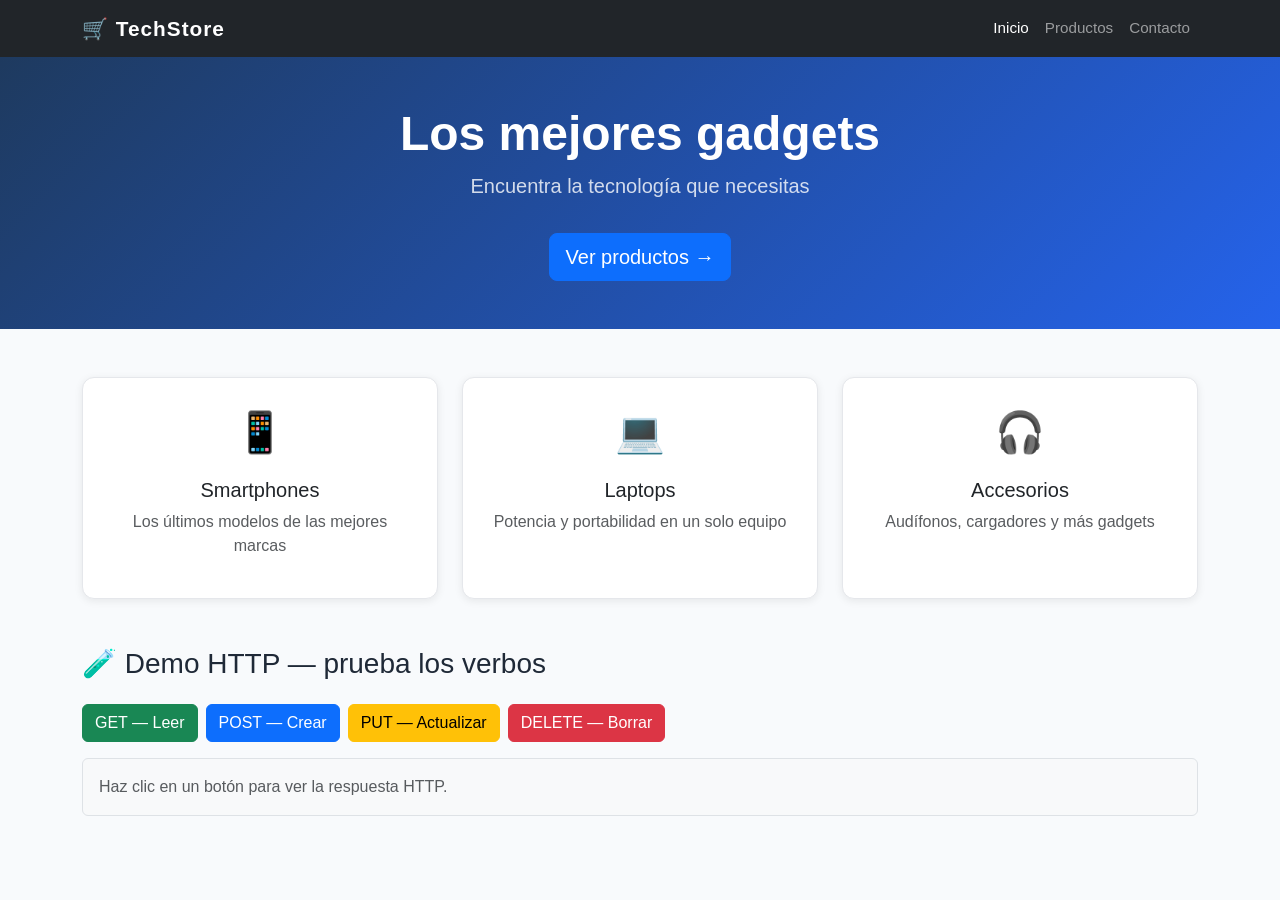
<file: index.html>
<!DOCTYPE html>
<!-- DOCTYPE: le dice al navegador que este es un archivo HTML5 -->
<html lang="es">
<!-- lang="es": indica que el contenido está en español -->
 
<head>
  <!-- HEAD: configuración de la página, no se muestra en pantalla -->
 
  <meta charset="UTF-8">
  <!-- charset: permite usar tildes y ñ sin problemas -->
 
  <meta name="viewport" content="width=device-width, initial-scale=1.0">
  <!-- viewport: hace que la página se adapte al tamaño del celular -->
 
  <title>TechStore — Gadgets y Tecnología</title>
  <!-- title: texto que aparece en la pestaña del navegador -->
 
  <!-- ↓ Bootstrap CSS desde internet (CDN) — no necesitas descargarlo -->
  <link
    href="https://cdn.jsdelivr.net/npm/bootstrap@5.3.3/dist/css/bootstrap.min.css"
    rel="stylesheet">
 
  <!-- ↓ Tu CSS personalizado — SIEMPRE después de Bootstrap -->
  <!-- Si lo pones antes, Bootstrap sobreescribe tus estilos -->
  <link rel="stylesheet" href="css/estilos.css">
</head>
 
<body>
  <!-- BODY: todo lo que el usuario ve en pantalla va aquí -->
 
 
  <!-- ═══════════════════════════════════════════════ -->
  <!-- NAVBAR — barra de navegación fija arriba        -->
  <!-- ═══════════════════════════════════════════════ -->
  <nav class="navbar navbar-expand-lg navbar-dark bg-dark">
  <!-- navbar-dark: iconos/texto en blanco             -->
  <!-- bg-dark: fondo negro                            -->
  <!-- navbar-expand-lg: en pantallas grandes se expande, en chicas colapsa -->
 
    <div class="container">
    <!-- container: centra el contenido con márgenes automáticos -->
 
      <!-- Nombre / logo de la tienda -->
      <a class="navbar-brand fw-bold" href="index.html">🛒 TechStore</a>
      <!-- navbar-brand: estilo especial para el nombre principal -->
      <!-- fw-bold: font-weight bold (texto en negrita) -->
 
      <!-- Botón hamburguesa para móvil -->
      <button class="navbar-toggler" type="button"
        data-bs-toggle="collapse"
        data-bs-target="#menu">
        <span class="navbar-toggler-icon"></span>
      </button>
      <!-- Este botón aparece solo en pantallas pequeñas -->
      <!-- data-bs-target="#menu": conecta con el div de abajo -->
 
      <!-- Links del menú -->
      <div class="collapse navbar-collapse" id="menu">
      <!-- id="menu": debe coincidir con data-bs-target del botón -->
 
        <ul class="navbar-nav ms-auto">
        <!-- ms-auto: margin-start auto — empuja los links a la derecha -->
 
          <li class="nav-item">
            <a class="nav-link active" href="index.html">Inicio</a>
            <!-- active: resalta este link porque estamos en esta página -->
          </li>
 
          <li class="nav-item">
            <a class="nav-link" href="productos.html">Productos</a>
          </li>
 
          <li class="nav-item">
            <a class="nav-link" href="contacto.html">Contacto</a>
          </li>
 
        </ul>
      </div>
    </div>
  </nav>
  <!-- ═══ FIN NAVBAR ═══ -->
 
  <main>
  <!-- ═══════════════════════════════════════════════ -->
  <!-- HERO — sección principal de bienvenida         -->
  <!-- ═══════════════════════════════════════════════ -->
  <section class="hero text-center py-5">
  <!-- py-5: padding vertical (arriba y abajo) grande -->
 
    <div class="container">
      <h1 class="display-4 fw-bold">Los mejores gadgets</h1>
      <!-- display-4: título muy grande de Bootstrap -->
 
      <p class="lead text-muted">Encuentra la tecnología que necesitas</p>
      <!-- lead: párrafo más grande que el normal -->
      <!-- text-muted: texto en gris suave -->
 
      <a href="productos.html" class="btn btn-primary btn-lg mt-3">
        Ver productos →
      </a>
      <!-- btn btn-primary: botón azul de Bootstrap -->
      <!-- btn-lg: botón grande -->
      <!-- mt-3: margin-top 3 -->
    </div>
  </section>
 
 
  <!-- ═══════════════════════════════════════════════ -->
  <!-- SECCIÓN: 3 tarjetas de características        -->
  <!-- ═══════════════════════════════════════════════ -->
  <section class="container my-5">
  <!-- my-5: margin vertical grande -->
 
    <div class="row g-4">
    <!-- row: fila del sistema de grilla -->
    <!-- g-4: gap (espacio) entre columnas -->
 
      <!-- Tarjeta 1 -->
      <div class="col-md-4">
      <!-- col-md-4: en pantallas medianas, ocupa 4 de 12 columnas (33%) -->
        <div class="card h-100 text-center p-4">
        <!-- h-100: height 100% (misma altura que las demás tarjetas) -->
          <div class="fs-1">📱</div>
          <!-- fs-1: font-size muy grande (para el emoji) -->
          <h5 class="mt-3">Smartphones</h5>
          <p class="text-muted">Los últimos modelos de las mejores marcas</p>
        </div>
      </div>
 
      <!-- Tarjeta 2 -->
      <div class="col-md-4">
        <div class="card h-100 text-center p-4">
          <div class="fs-1">💻</div>
          <h5 class="mt-3">Laptops</h5>
          <p class="text-muted">Potencia y portabilidad en un solo equipo</p>
        </div>
      </div>
 
      <!-- Tarjeta 3 -->
      <div class="col-md-4">
        <div class="card h-100 text-center p-4">
          <div class="fs-1">🎧</div>
          <h5 class="mt-3">Accesorios</h5>
          <p class="text-muted">Audífonos, cargadores y más gadgets</p>
        </div>
      </div>
 
    </div>
  </section>

    <!-- ═══════════════════════════════════════════════ -->
  <!-- DEMO HTTP — sección interactiva                -->
  <!-- ═══════════════════════════════════════════════ -->
  <section class="container my-5">
    <h3 class="mb-4">🧪 Demo HTTP — prueba los verbos</h3>
 
    <div class="d-flex gap-2 flex-wrap mb-3">
    <!-- d-flex: flexbox | gap-2: espacio entre botones | flex-wrap: salto de línea -->
 
      <button onclick="demoGET()"    class="btn btn-success">GET — Leer</button>
      <button onclick="demoPOST()"   class="btn btn-primary">POST — Crear</button>
      <button onclick="demoPUT()"    class="btn btn-warning">PUT — Actualizar</button>
      <button onclick="demoDELETE()" class="btn btn-danger" >DELETE — Borrar</button>
    </div>
 
    <!-- Aquí JavaScript mostrará la respuesta de cada petición -->
    <div id="demo-resultado" class="p-3 bg-light rounded border">
      <p class="text-muted mb-0">Haz clic en un botón para ver la respuesta HTTP.</p>
    </div>
 
  </section>
  </main>
 
 
  <!-- ↓ Bootstrap JS — SIEMPRE al final del body, antes de tu JS -->
  <script src="https://cdn.jsdelivr.net/npm/bootstrap@5.3.3/dist/js/bootstrap.bundle.min.js"></script>
 
  <!-- ↓ Tu JavaScript — SIEMPRE el último en cargarse -->
  <script src="js/main.js"></script>
 
</body>
</html>
</file>
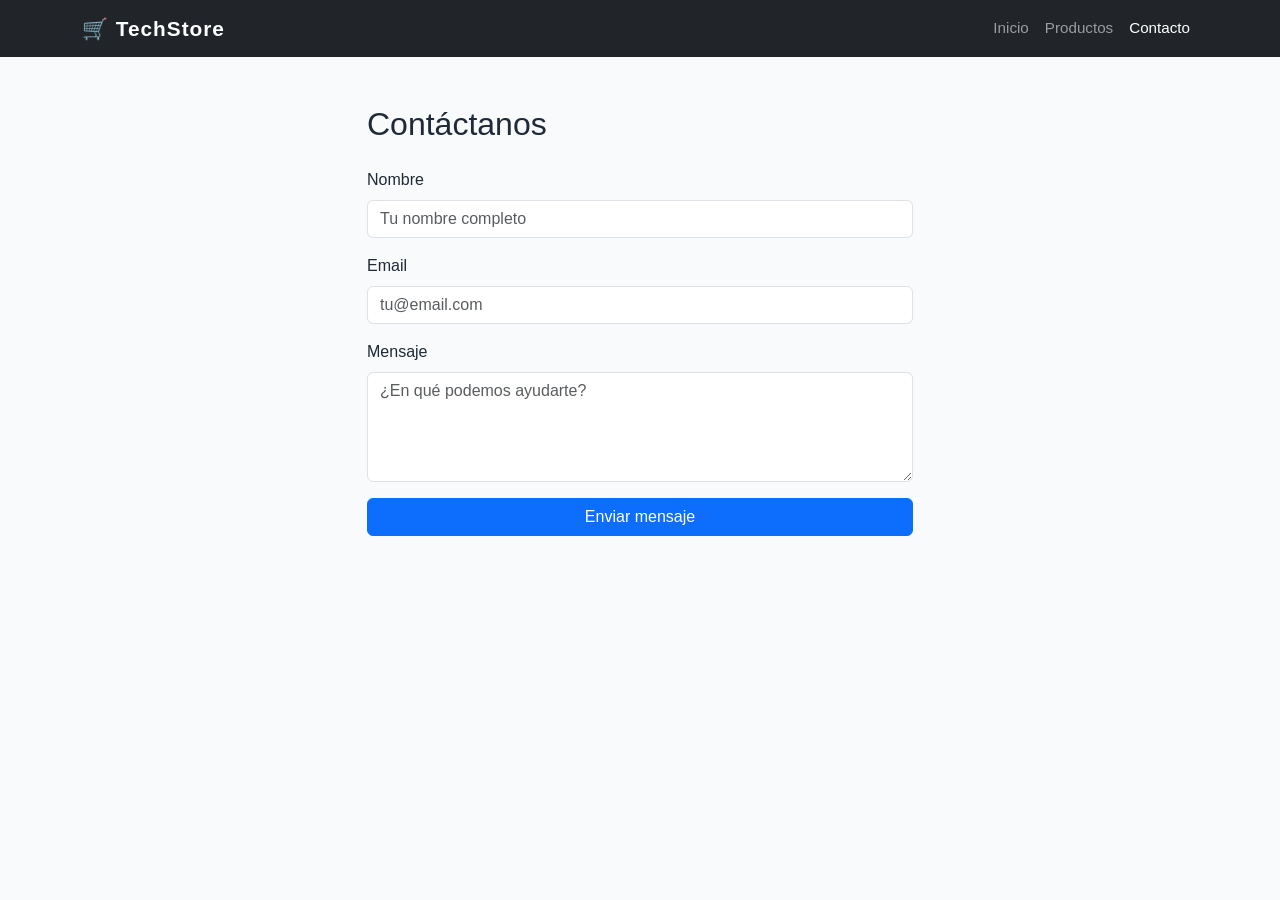
<file: contacto.html>
<!DOCTYPE html>
<html lang="es">
<head>
  <meta charset="UTF-8">
  <meta name="viewport" content="width=device-width, initial-scale=1.0">
  <title>Contacto — TechStore</title>
  <link href="https://cdn.jsdelivr.net/npm/bootstrap@5.3.3/dist/css/bootstrap.min.css" rel="stylesheet">
  <link rel="stylesheet" href="css/estilos.css">
</head>
<body>
 
  <nav class="navbar navbar-expand-lg navbar-dark bg-dark">
    <div class="container">
      <a class="navbar-brand fw-bold" href="index.html">🛒 TechStore</a>
      <button class="navbar-toggler" type="button" data-bs-toggle="collapse" data-bs-target="#menu">
        <span class="navbar-toggler-icon"></span>
      </button>
      <div class="collapse navbar-collapse" id="menu">
        <ul class="navbar-nav ms-auto">
          <li class="nav-item"><a class="nav-link" href="index.html">Inicio</a></li>
          <li class="nav-item"><a class="nav-link" href="productos.html">Productos</a></li>
          <li class="nav-item"><a class="nav-link active" href="contacto.html">Contacto</a></li>
        </ul>
      </div>
    </div>
  </nav>
 
  <main class="container my-5">
    <div class="row justify-content-center">
    <!-- justify-content-center: centra la columna horizontalmente -->
 
      <div class="col-md-6">
      <!-- col-md-6: ocupa 50% del ancho en pantallas medianas -->
 
        <h2 class="mb-4">Contáctanos</h2>
 
        <!-- Formulario de contacto -->
        <form id="form-contacto">
        <!-- id="form-contacto": JavaScript escucha este formulario -->
 
          <div class="mb-3">
          <!-- mb-3: margin-bottom para separar los campos -->
 
            <label for="nombre" class="form-label">Nombre</label>
            <!-- for="nombre": conecta el label con el input de abajo -->
 
            <input
              type="text"
              class="form-control"
              id="nombre"
              placeholder="Tu nombre completo"
              required>
            <!-- form-control: estilo de Bootstrap para inputs -->
            <!-- required: el campo no puede estar vacío -->
          </div>
 
          <div class="mb-3">
            <label for="email" class="form-label">Email</label>
            <input
              type="email"
              class="form-control"
              id="email"
              placeholder="tu@email.com"
              required>
            <!-- type="email": el navegador valida que sea un email válido -->
          </div>
 
          <div class="mb-3">
            <label for="mensaje" class="form-label">Mensaje</label>
            <textarea
              class="form-control"
              id="mensaje"
              rows="4"
              placeholder="¿En qué podemos ayudarte?"
              required></textarea>
            <!-- textarea: área de texto de múltiples líneas -->
            <!-- rows="4": muestra 4 líneas visibles -->
          </div>
 
          <button type="submit" class="btn btn-primary w-100">
            Enviar mensaje
          </button>
          <!-- type="submit": al hacer clic dispara el evento "submit" del form -->
          <!-- w-100: width 100% — el botón ocupa todo el ancho -->
 
        </form>
 
        <!-- Aquí JavaScript mostrará la confirmación o el error -->
        <div id="respuesta-form" class="mt-3"></div>
 
      </div>
    </div>
  </main>
 
  <script src="https://cdn.jsdelivr.net/npm/bootstrap@5.3.3/dist/js/bootstrap.bundle.min.js"></script>
  <script src="js/main.js"></script>
</body>
</html>
</file>
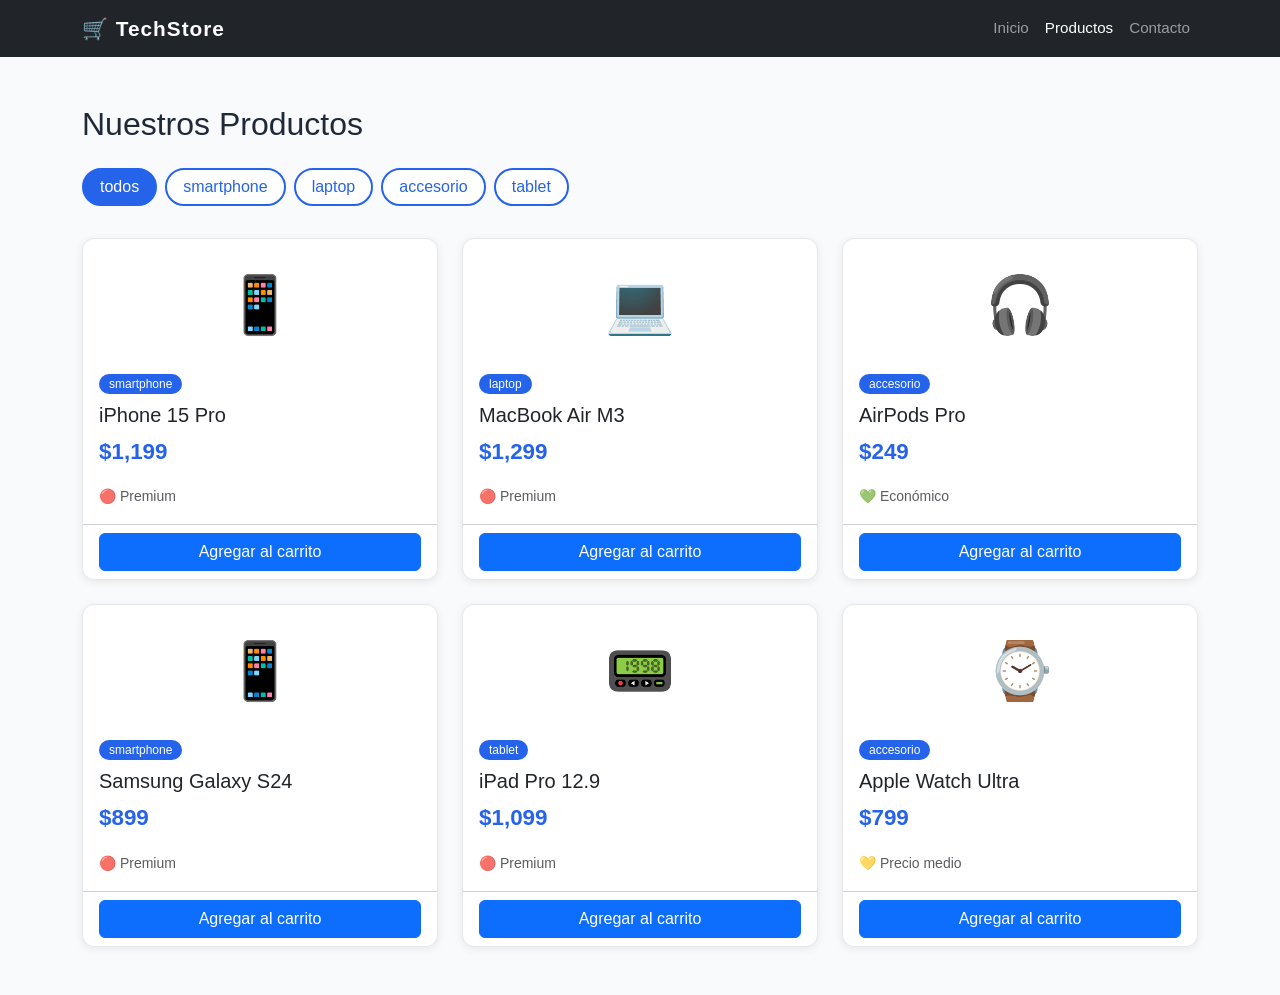
<file: productos.html>
<!DOCTYPE html>
<html lang="es">
<head>
  <meta charset="UTF-8">
  <meta name="viewport" content="width=device-width, initial-scale=1.0">
  <title>Productos — TechStore</title>
  <link href="https://cdn.jsdelivr.net/npm/bootstrap@5.3.3/dist/css/bootstrap.min.css" rel="stylesheet">
  <link rel="stylesheet" href="css/estilos.css">
</head>
<body>
 
  <!-- El mismo navbar en todas las páginas -->
  <nav class="navbar navbar-expand-lg navbar-dark bg-dark">
    <div class="container">
      <a class="navbar-brand fw-bold" href="index.html">🛒 TechStore</a>
      <button class="navbar-toggler" type="button" data-bs-toggle="collapse" data-bs-target="#menu">
        <span class="navbar-toggler-icon"></span>
      </button>
      <div class="collapse navbar-collapse" id="menu">
        <ul class="navbar-nav ms-auto">
          <li class="nav-item"><a class="nav-link" href="index.html">Inicio</a></li>
          <li class="nav-item"><a class="nav-link active" href="productos.html">Productos</a></li>
          <!-- active está en Productos porque estamos en esta página -->
          <li class="nav-item"><a class="nav-link" href="contacto.html">Contacto</a></li>
        </ul>
      </div>
    </div>
  </nav>
 
  <main class="container my-5">
 
    <h2 class="mb-4">Nuestros Productos</h2>
 
    <!-- Botones de filtro por categoría -->
    <div class="mb-4" id="filtros">
    <!-- id="filtros": JavaScript usará este id para agregar botones -->
    </div>
 
    <!-- ↓ Este div es el más importante: aquí JavaScript dibujará los productos -->
    <div id="contenedor-productos" class="row g-4">
    <!-- id="contenedor-productos": JavaScript busca este id para insertar tarjetas -->
    <!-- row g-4: grilla Bootstrap con espacio entre columnas -->
 
      <!-- Mensaje de carga (JavaScript lo reemplazará) -->
      <p class="text-muted">Cargando productos...</p>
 
    </div>
 
  </main>
 
  <script src="https://cdn.jsdelivr.net/npm/bootstrap@5.3.3/dist/js/bootstrap.bundle.min.js"></script>
  <script src="js/main.js"></script>
</body>
</html>
</file>
<file: css/estilos.css>
/* ═══════════════════════════════════════════════════════
   TECHSTORE — Estilos personalizados
   Estos estilos se cargan DESPUÉS de Bootstrap,
   así que puedes sobreescribir cualquier clase de Bootstrap.
   ═══════════════════════════════════════════════════════ */

 
/* ─── Variables CSS ─────────────────────────────────────
   Define los colores una sola vez aquí.
   Úsalos en todo el archivo con var(--nombre)
   Si necesitas cambiar el color principal, solo cambia aquí. */
:root {
  --azul-principal: #2563EB;   /* azul medio — botones y acentos */
  --azul-oscuro:    #1E3A5F;   /* azul oscuro — navbar y títulos */
  --fondo-pagina:   #F8FAFC;   /* gris muy claro — fondo general */
  --texto-principal:#1F2937;   /* casi negro — texto general */
  --sombra-card: 0 2px 8px rgba(0, 0, 0, 0.08); /* sombra suave para cards */
}
 
/* ─── Reset básico ──────────────────────────────────────
   Aplica estilos a TODOS los elementos de la página */
body {
  background-color: var(--fondo-pagina); /* fondo gris muy claro */
  color: var(--texto-principal);          /* color de texto por defecto */
  font-family: "Segoe UI", Arial, sans-serif; /* fuente del sistema */
}
 
/* ─── Navbar personalizado ──────────────────────────────*/
.navbar-brand {
  font-size: 1.3rem;     /* tamaño del nombre TechStore */
  letter-spacing: 1px;   /* pequeño espacio entre letras */
}
 
.navbar .nav-link {
  font-size: 0.95rem;    /* tamaño de los links del menú */
  transition: color 0.2s; /* animación suave al cambiar color */
}
 
/* ─── Sección Hero (página de inicio) ───────────────────*/
.hero {
  background: linear-gradient(
    135deg,
    var(--azul-oscuro) 0%,
    var(--azul-principal) 100%
  );
  /* gradient: degradado diagonal de azul oscuro a azul medio */
  color: white;          /* todo el texto dentro de .hero en blanco */
  padding: 80px 0;       /* espacio grande arriba y abajo */
}
 
.hero h1 {
  color: white;          /* sobreescribe el color del h1 para que sea blanco */
  font-size: 3rem;       /* título muy grande */
}
 
.hero .text-muted {
  color: rgba(255,255,255,0.8) !important;
  /* !important: fuerza que sea blanco semitransparente */
  /* Necesitamos !important porque Bootstrap también tiene reglas para .text-muted */
}
 
/* ─── Cards de productos ─────────────────────────────────*/
.card {
  border: 1px solid #E5E7EB;    /* borde muy suave */
  border-radius: 12px;           /* esquinas redondeadas */
  box-shadow: var(--sombra-card); /* sombra de la variable */
  transition: transform 0.2s, box-shadow 0.2s;
  /* transition: anima transform y shadow cuando cambian */
}
 
.card:hover {
  /* :hover = cuando el ratón pasa encima de la tarjeta */
  transform: translateY(-4px);
  /* translateY(-4px): mueve la card 4px hacia arriba */
  box-shadow: 0 8px 24px rgba(0, 0, 0, 0.12);
  /* sombra más visible al hacer hover */
}
 
.card-img-top {
  font-size: 3.5rem;   /* tamaño del emoji que usamos como imagen */
  text-align: center;
  padding: 24px 0 8px;
}
 
/* ─── Badge de categoría ─────────────────────────────────*/
.badge-categoria {
  background-color: var(--azul-principal);
  color: white;
  font-size: 0.75rem;    /* texto pequeño */
  padding: 3px 10px;
  border-radius: 20px;   /* completamente redondeado (pill) */
}
 
/* ─── Precio del producto ────────────────────────────────*/
.precio {
  font-size: 1.4rem;
  font-weight: 700;      /* negrita */
  color: var(--azul-principal);
}
 
/* ─── Botones de filtro ──────────────────────────────────*/
.btn-filtro {
  border: 2px solid var(--azul-principal);
  color: var(--azul-principal);
  background: white;
  border-radius: 20px;   /* botón redondeado */
  padding: 5px 16px;
  margin-right: 8px;
  margin-bottom: 8px;
  cursor: pointer;
  transition: all 0.2s;
}
 
.btn-filtro:hover,
.btn-filtro.activo {
  /* .activo: clase que JavaScript agrega al botón seleccionado */
  background: var(--azul-principal);
  color: white;
}
 
/* Simplemente elimina
   toda la regla footer { }
   del archivo estilos.css */
 
/* Si en el futuro quieres
   agregar un footer, primero
   ponlo en el HTML y luego
   agrega la regla CSS */
</file>
